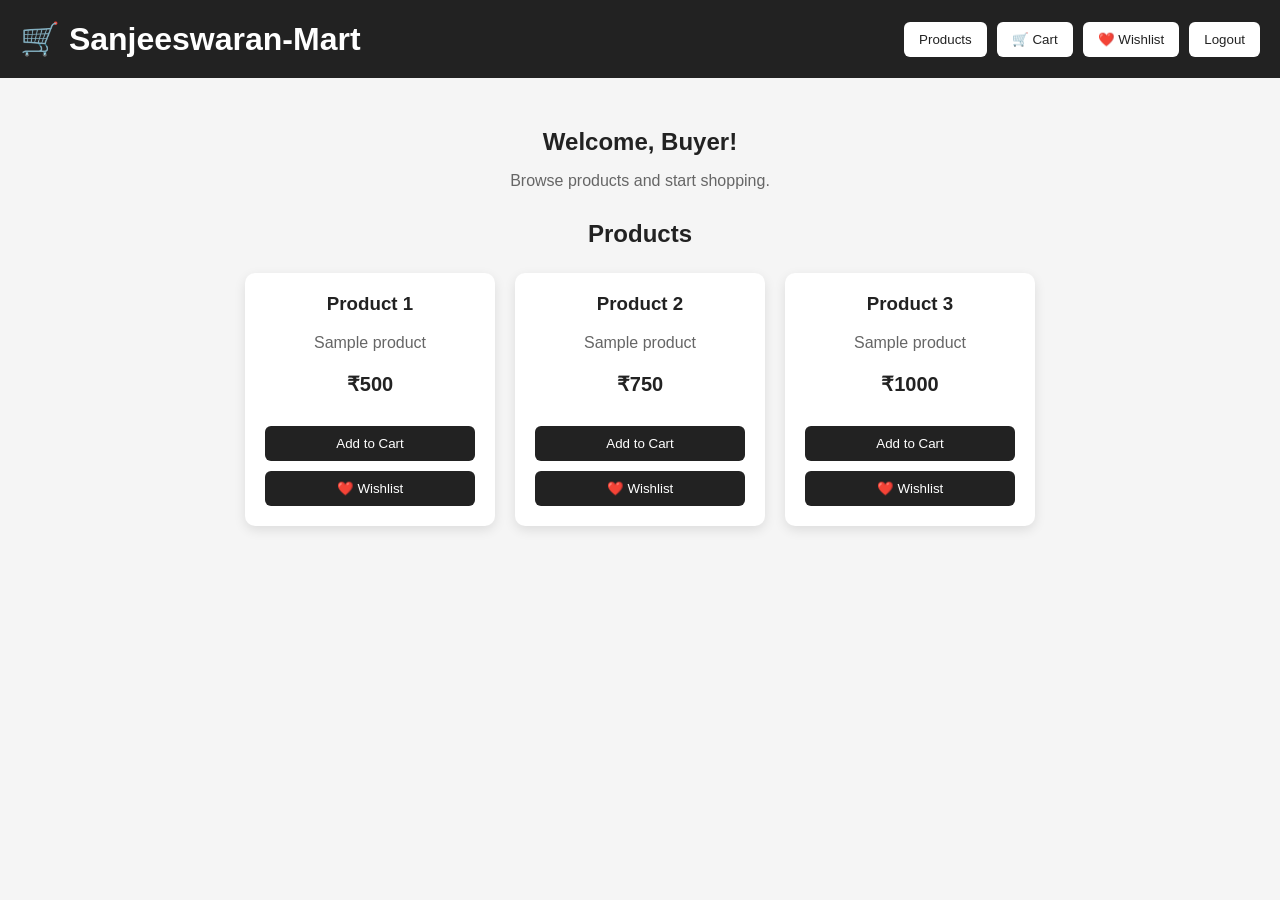
<file: buyer.html>
<!DOCTYPE html>
<html lang="en">
<head>
    <meta charset="UTF-8">
    <meta name="viewport" content="width=device-width, initial-scale=1.0">

    <title>Sanjeeswaran-Mart Buyer</title>

    <link rel="stylesheet" href="buyer.css">
</head>

<body>

    <header class="top-header">
        <h1>🛒 Sanjeeswaran-Mart</h1>

        <nav>
            <button onclick="showProducts()">Products</button>
            <button onclick="showCart()">🛒 Cart</button>
            <button onclick="showWishlist()">❤️ Wishlist</button>
            <button onclick="logout()">Logout</button>
        </nav>
    </header>

    <main>

        <section class="welcome-section">
            <h2>Welcome, Buyer!</h2>
            <p>Browse products and start shopping.</p>
        </section>

        <section id="productsSection">

            <h2>Products</h2>

            <div class="product-container">

                <div class="product-card">
                    <h3>Product 1</h3>
                    <p>Sample product</p>
                    <p class="price">₹500</p>

                    <button onclick="addToCart('Product 1', 500)">
                        Add to Cart
                    </button>

                    <button onclick="addToWishlist('Product 1')">
                        ❤️ Wishlist
                    </button>
                </div>

                <div class="product-card">
                    <h3>Product 2</h3>
                    <p>Sample product</p>
                    <p class="price">₹750</p>

                    <button onclick="addToCart('Product 2', 750)">
                        Add to Cart
                    </button>

                    <button onclick="addToWishlist('Product 2')">
                        ❤️ Wishlist
                    </button>
                </div>

                <div class="product-card">
                    <h3>Product 3</h3>
                    <p>Sample product</p>
                    <p class="price">₹1000</p>

                    <button onclick="addToCart('Product 3', 1000)">
                        Add to Cart
                    </button>

                    <button onclick="addToWishlist('Product 3')">
                        ❤️ Wishlist
                    </button>
                </div>

            </div>

        </section>

    </main>

    <script src="buyer.js"></script>

</body>
</html>
</file>
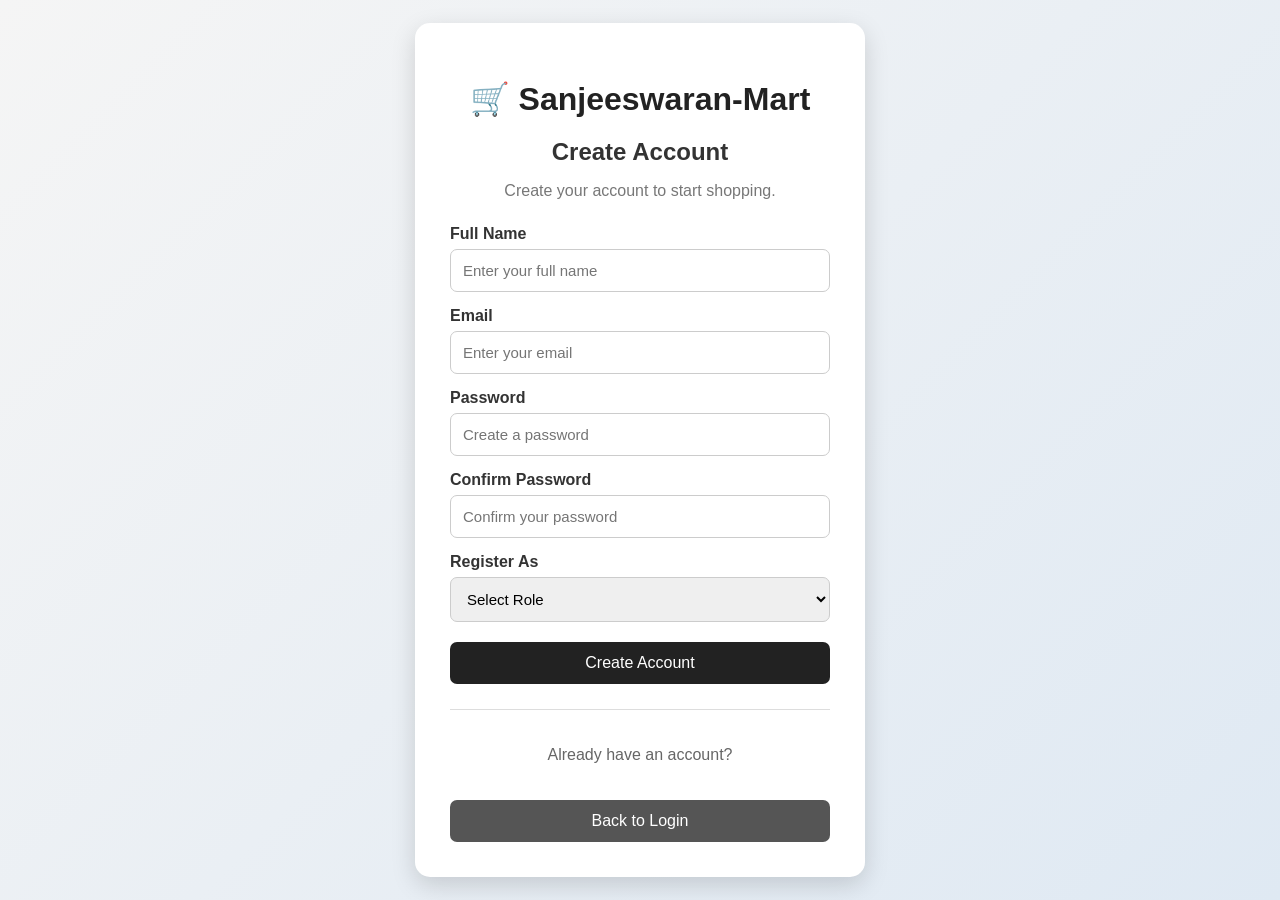
<file: register.html>
<!DOCTYPE html>
<html lang="en">
<head>
    <meta charset="UTF-8">
    <meta name="viewport" content="width=device-width, initial-scale=1.0">

    <title>Sanjeeswaran-Mart Register</title>

    <link rel="stylesheet" href="register.css">
</head>

<body>

    <div class="register-container">

        <div class="register-box">

            <h1>🛒 Sanjeeswaran-Mart</h1>

            <h2>Create Account</h2>

            <p class="welcome-text">
                Create your account to start shopping.
            </p>

            <form id="registerForm">

                <label for="name">Full Name</label>
                <input
                    type="text"
                    id="name"
                    placeholder="Enter your full name"
                    required
                >

                <label for="email">Email</label>
                <input
                    type="email"
                    id="email"
                    placeholder="Enter your email"
                    required
                >

                <label for="password">Password</label>
                <input
                    type="password"
                    id="password"
                    placeholder="Create a password"
                    required
                >

                <label for="confirmPassword">Confirm Password</label>
                <input
                    type="password"
                    id="confirmPassword"
                    placeholder="Confirm your password"
                    required
                >

                <label for="role">Register As</label>
                <select id="role" required>
                    <option value="">Select Role</option>
                    <option value="buyer">Buyer</option>
                    <option value="seller">Seller</option>
                </select>

                <button type="submit">
                    Create Account
                </button>

            </form>

            <p id="message"></p>

            <div class="login-section">
                <p>Already have an account?</p>

                <button
                    type="button"
                    onclick="goToLogin()"
                    class="login-button">
                    Back to Login
                </button>
            </div>

        </div>

    </div>

    <script src="register.js"></script>

</body>
</html>
</file>
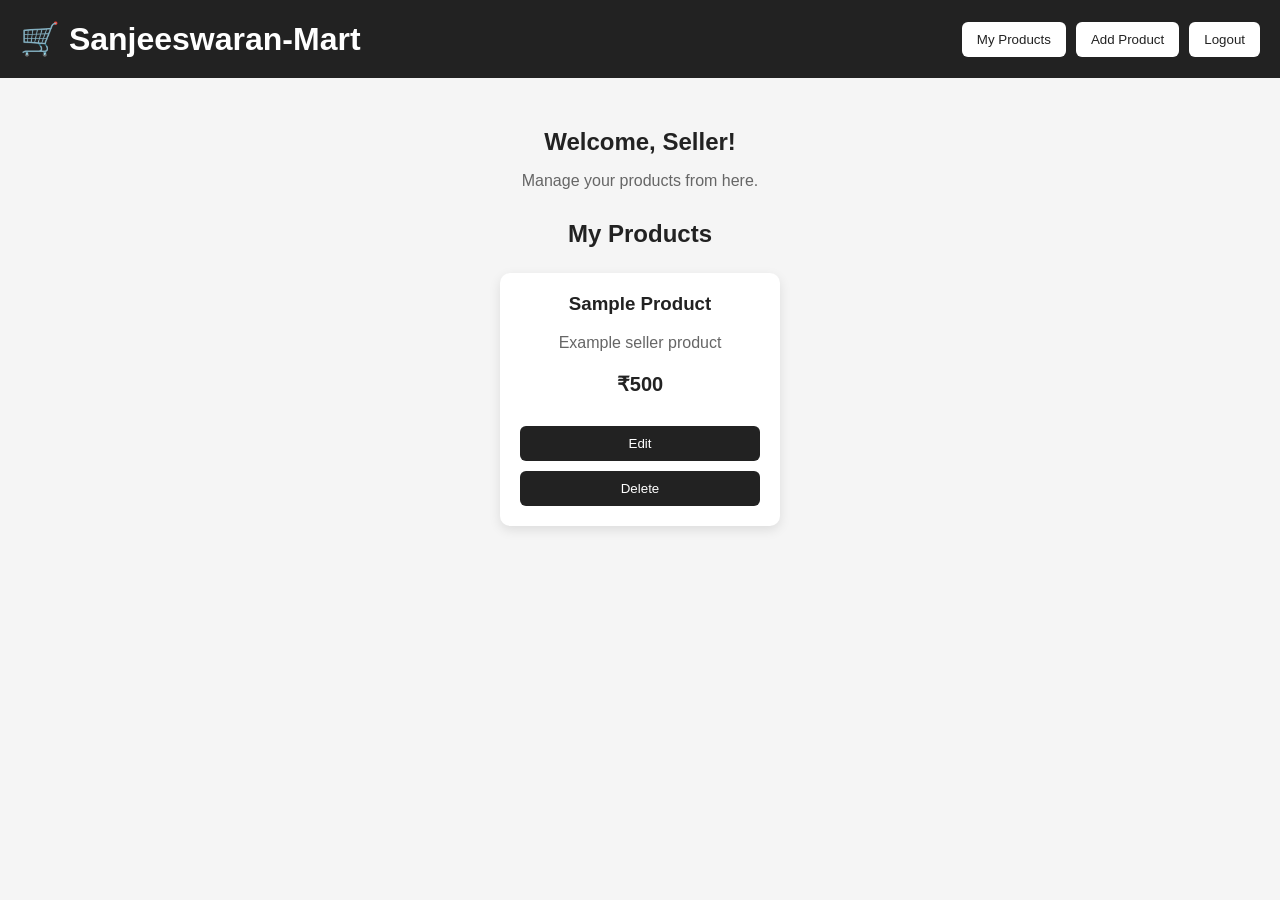
<file: seller.html>
<!DOCTYPE html>
<html lang="en">
<head>
    <meta charset="UTF-8">
    <meta name="viewport" content="width=device-width, initial-scale=1.0">

    <title>Sanjeeswaran-Mart Seller</title>

    <link rel="stylesheet" href="seller.css">
</head>

<body>

    <header class="top-header">

        <h1>🛒 Sanjeeswaran-Mart</h1>

        <nav>
            <button onclick="showProducts()">My Products</button>
            <button onclick="addProduct()">Add Product</button>
            <button onclick="logout()">Logout</button>
        </nav>

    </header>

    <main>

        <section class="welcome-section">

            <h2>Welcome, Seller!</h2>

            <p>Manage your products from here.</p>

        </section>

        <section id="productsSection">

            <h2>My Products</h2>

            <div class="product-container">

                <div class="product-card">

                    <h3>Sample Product</h3>

                    <p>Example seller product</p>

                    <p class="price">₹500</p>

                    <button onclick="editProduct()">
                        Edit
                    </button>

                    <button onclick="deleteProduct()">
                        Delete
                    </button>

                </div>

            </div>

        </section>

    </main>

    <script src="seller.js"></script>

</body>
</html>
</file>
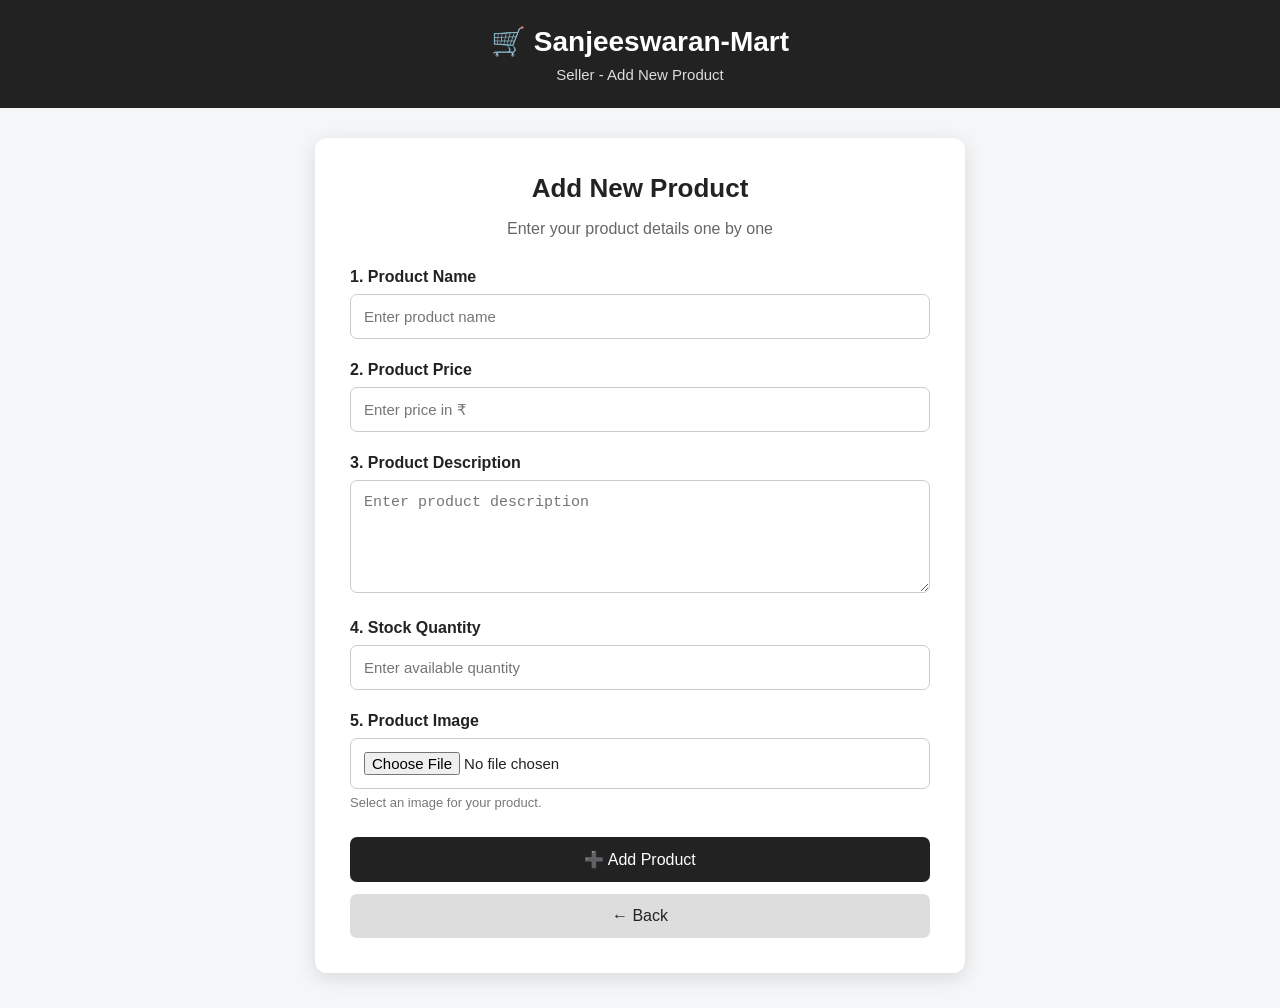
<file: src/main/resources/static/add-product.html>
<!DOCTYPE html>
<html lang="en">

<head>

    <meta charset="UTF-8">

    <meta
        name="viewport"
        content="width=device-width, initial-scale=1.0"
    >

    <title>Add Product - Sanjeeswaran-Mart</title>

    <link rel="stylesheet" href="add-product.css">

</head>


<body>


    <!-- Header -->

    <header class="top-header">

        <h1>🛒 Sanjeeswaran-Mart</h1>

        <p>Seller - Add New Product</p>

    </header>



    <!-- Main Content -->

    <main>

        <section class="add-product-container">


            <h2>Add New Product</h2>

            <p class="form-subtitle">
                Enter your product details one by one
            </p>



            <!-- Product Form -->

            <form id="productForm">


                <!-- 1. Product Name -->

                <div class="form-group">

                    <label for="productName">
                        1. Product Name
                    </label>

                    <input
                        type="text"
                        id="productName"
                        placeholder="Enter product name"
                        required
                    >

                </div>



                <!-- 2. Price -->

                <div class="form-group">

                    <label for="productPrice">
                        2. Product Price
                    </label>

                    <input
                        type="number"
                        id="productPrice"
                        placeholder="Enter price in ₹"
                        min="0"
                        step="0.01"
                        required
                    >

                </div>



                <!-- 3. Description -->

                <div class="form-group">

                    <label for="productDescription">
                        3. Product Description
                    </label>

                    <textarea
                        id="productDescription"
                        placeholder="Enter product description"
                        rows="5"
                        required
                    ></textarea>

                </div>



                <!-- 4. Stock -->

                <div class="form-group">

                    <label for="productStock">
                        4. Stock Quantity
                    </label>

                    <input
                        type="number"
                        id="productStock"
                        placeholder="Enter available quantity"
                        min="0"
                        required
                    >

                </div>



                <!-- 5. Image -->

                <div class="form-group">

                    <label for="productImage">
                        5. Product Image
                    </label>

                    <input
                        type="file"
                        id="productImage"
                        accept="image/*"
                        required
                    >

                    <small>
                        Select an image for your product.
                    </small>

                </div>



                <!-- Message -->

                <p id="productMessage"></p>



                <!-- Add Product Button -->

                <button
                    type="submit"
                    class="add-button"
                >
                    ➕ Add Product
                </button>



                <!-- Back Button -->

                <button
                    type="button"
                    class="back-button"
                    onclick="goBack()"
                >
                    ← Back
                </button>


            </form>

        </section>

    </main>



    <script src="add-product.js"></script>

</body>

</html>
</file>
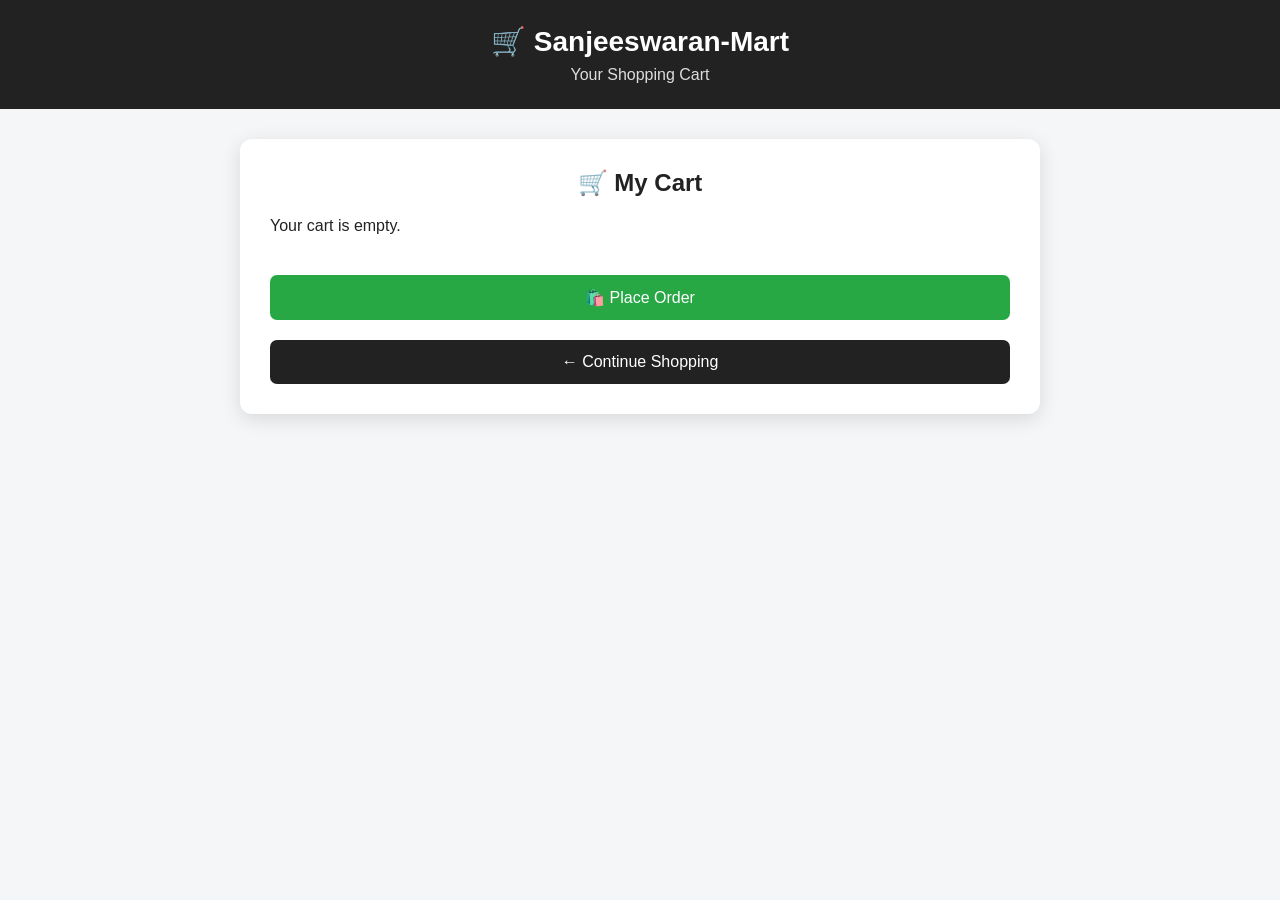
<file: src/main/resources/static/cart.html>
<!DOCTYPE html>
<html lang="en">

<head>

    <meta charset="UTF-8">

    <meta
        name="viewport"
        content="width=device-width, initial-scale=1.0"
    >

    <title>Cart - Sanjeeswaran-Mart</title>

    <link rel="stylesheet" href="cart.css">

</head>

<body>

    <header class="top-header">

        <h1>🛒 Sanjeeswaran-Mart</h1>

        <p>Your Shopping Cart</p>

    </header>


    <main>

        <section class="cart-container">

            <h2>🛒 My Cart</h2>

            <div id="cartItems"></div>

            <div id="cartTotal"></div>
            <button
                class="place-order-button"
                onclick="placeOrder()"
            >
                🛍️ Place Order
            </button>

            <button
                class="shop-button"
                onclick="continueShopping()"
            >
                ← Continue Shopping
            </button>

        </section>

    </main>


    <script src="cart.js"></script>

</body>

</html>
</file>
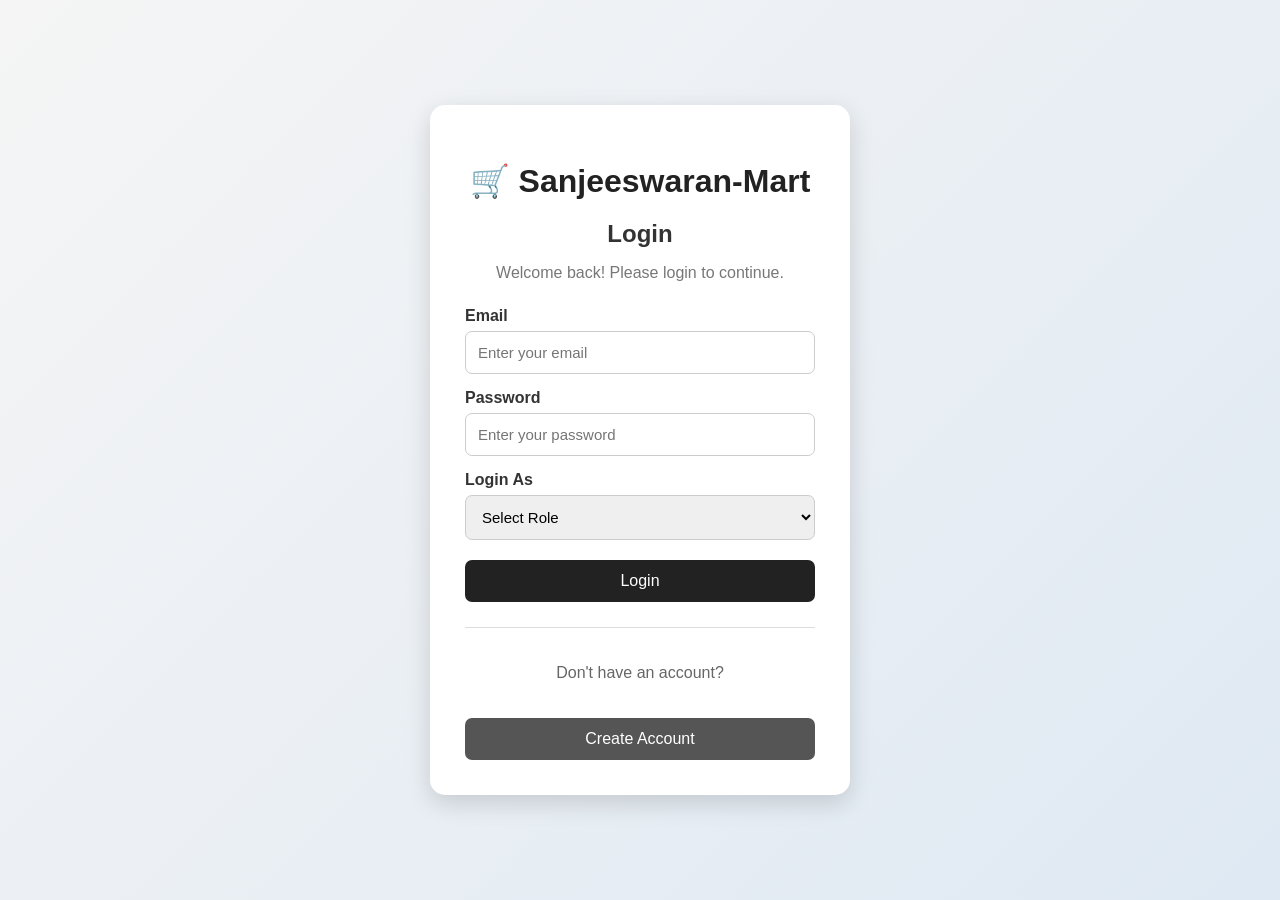
<file: src/main/resources/static/login.html>
<!DOCTYPE html>
<html lang="en">
<head>
    <meta charset="UTF-8">
    <meta name="viewport" content="width=device-width, initial-scale=1.0">

    <title>Sanjeeswaran-Mart Login</title>

    <link rel="stylesheet" href="login.css">
</head>

<body>

    <div class="login-container">

        <div class="login-box">

            <h1>🛒 Sanjeeswaran-Mart</h1>

            <h2>Login</h2>

            <p class="welcome-text">
                Welcome back! Please login to continue.
            </p>

            <form id="loginForm">

                <label for="email">Email</label>
                <input
                    type="email"
                    id="email"
                    placeholder="Enter your email"
                    required
                >

                <label for="password">Password</label>
                <input
                    type="password"
                    id="password"
                    placeholder="Enter your password"
                    required
                >

                <label for="role">Login As</label>
                <select id="role" required>
                    <option value="">Select Role</option>
                    <option value="buyer">Buyer</option>
                    <option value="seller">Seller</option>
                </select>

                <button type="submit">
                    Login
                </button>

            </form>

            <p id="message"></p>

            <div class="register-section">
                <p>Don't have an account?</p>

                <button
                    type="button"
                    onclick="registerUser()"
                    class="register-button">
                    Create Account
                </button>
            </div>

        </div>

    </div>

    <script src="login.js?v=2"></script>

</body>
</html>
</file>
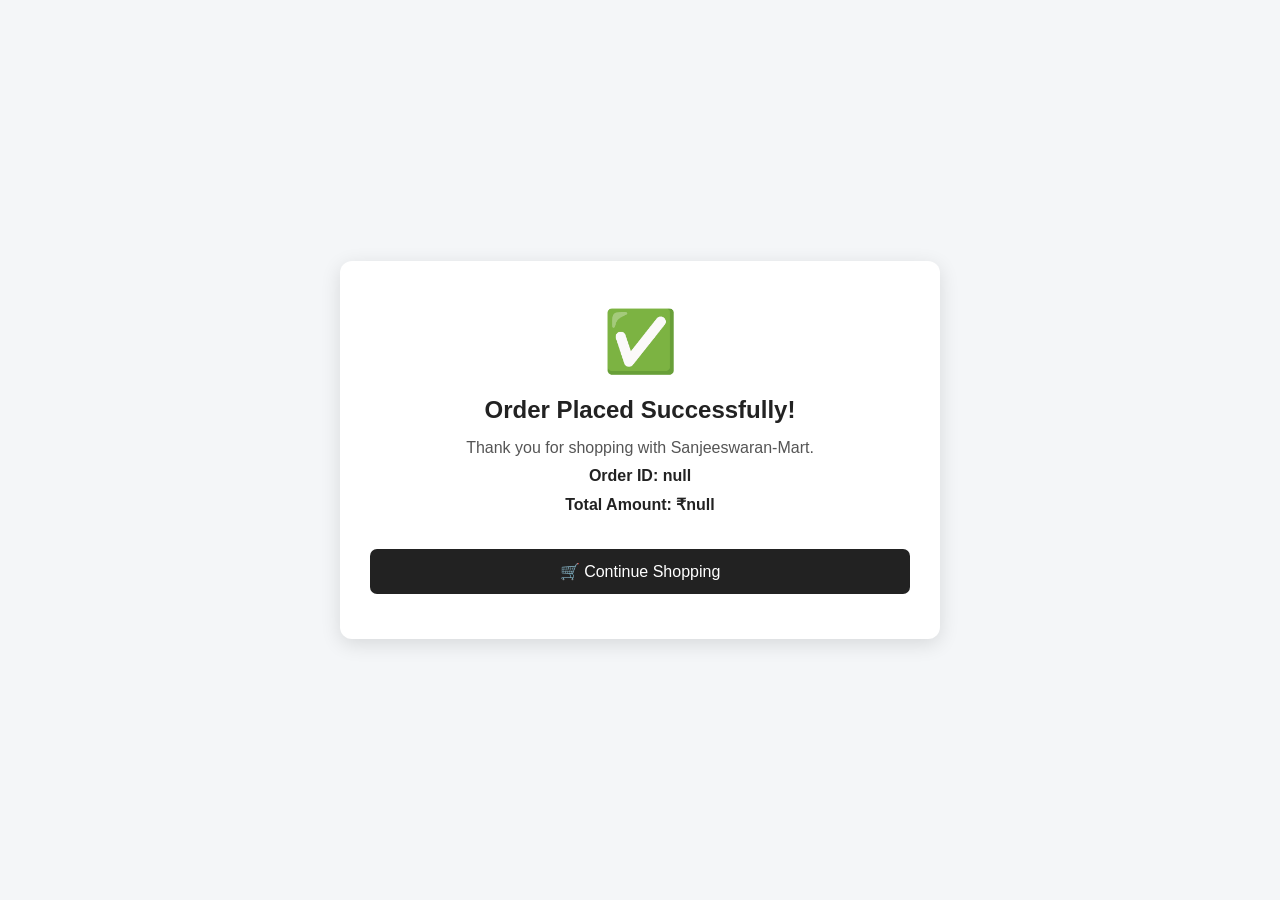
<file: src/main/resources/static/order-success.html>
<!DOCTYPE html>
<html lang="en">

<head>

    <meta charset="UTF-8">

    <meta
        name="viewport"
        content="width=device-width, initial-scale=1.0"
    >

    <title>Order Placed - Sanjeeswaran-Mart</title>

    <link
        rel="stylesheet"
        href="order-success.css"
    >

</head>

<body>

    <main>

        <section class="success-container">

            <div class="success-icon">
                ✅
            </div>

            <h1>
                Order Placed Successfully!
            </h1>

            <p>
                Thank you for shopping with
                Sanjeeswaran-Mart.
            </p>

            <p id="orderId"></p>

            <p id="orderTotal"></p>

            <button
                onclick="continueShopping()"
            >
                🛒 Continue Shopping
            </button>

        </section>

    </main>


    <script src="order-success.js"></script>

</body>

</html>
</file>
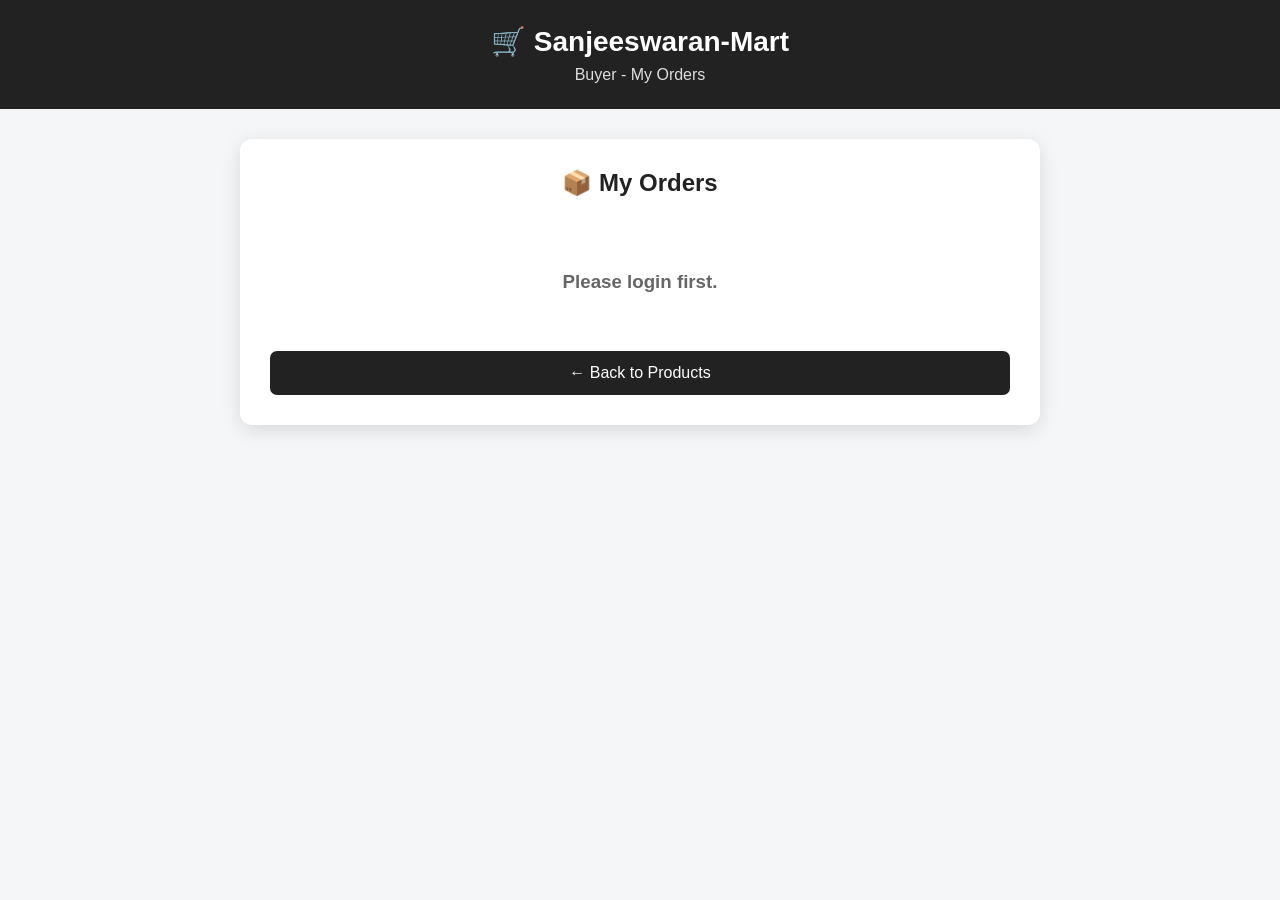
<file: src/main/resources/static/orders.html>
<!DOCTYPE html>
<html lang="en">

<head>

    <meta charset="UTF-8">

    <meta
        name="viewport"
        content="width=device-width, initial-scale=1.0"
    >

    <title>My Orders - Sanjeeswaran-Mart</title>

    <link
        rel="stylesheet"
        href="orders.css"
    >

</head>

<body>

    <header class="top-header">

        <h1>🛒 Sanjeeswaran-Mart</h1>

        <p>Buyer - My Orders</p>

    </header>


    <main>

        <section class="orders-container">

            <h2>📦 My Orders</h2>

            <div id="ordersList">

                <!-- Orders will load here -->

            </div>


            <button
                class="back-button"
                onclick="goBack()"
            >
                ← Back to Products
            </button>

        </section>

    </main>


    <script src="orders.js"></script>

</body>

</html>
</file>
<file: buyer.css>
* {
    box-sizing: border-box;
}

body {
    margin: 0;
    font-family: Arial, sans-serif;
    background: #f5f5f5;
    color: #222;
}

.top-header {
    background: #222;
    color: white;
    padding: 20px;
    display: flex;
    justify-content: space-between;
    align-items: center;
    flex-wrap: wrap;
}

.top-header h1 {
    margin: 0;
}

nav {
    display: flex;
    gap: 10px;
    flex-wrap: wrap;
}

nav button {
    padding: 10px 15px;
    border: none;
    border-radius: 6px;
    background: white;
    color: #222;
    cursor: pointer;
}

nav button:hover {
    background: #ddd;
}

main {
    padding: 30px;
}

.welcome-section {
    text-align: center;
    margin-bottom: 30px;
}

.welcome-section h2 {
    margin-bottom: 5px;
}

.welcome-section p {
    color: #666;
}

#productsSection h2 {
    text-align: center;
    margin-bottom: 25px;
}

.product-container {
    display: flex;
    justify-content: center;
    gap: 20px;
    flex-wrap: wrap;
}

.product-card {
    width: 250px;
    background: white;
    padding: 20px;
    border-radius: 10px;
    box-shadow: 0 4px 12px rgba(0, 0, 0, 0.1);
    text-align: center;
}

.product-card h3 {
    margin-top: 0;
}

.product-card p {
    color: #666;
}

.product-card .price {
    font-size: 20px;
    font-weight: bold;
    color: #222;
}

.product-card button {
    width: 100%;
    padding: 10px;
    margin-top: 10px;
    border: none;
    border-radius: 6px;
    background: #222;
    color: white;
    cursor: pointer;
}

.product-card button:hover {
    background: #444;
}
</file>
<file: register.css>
* {
    box-sizing: border-box;
}

body {
    margin: 0;
    font-family: Arial, sans-serif;
    background: linear-gradient(135deg, #f5f5f5, #dfe9f3);
    min-height: 100vh;
}

.register-container {
    min-height: 100vh;
    display: flex;
    justify-content: center;
    align-items: center;
    padding: 20px;
}

.register-box {
    width: 100%;
    max-width: 450px;
    background: white;
    padding: 35px;
    border-radius: 15px;
    box-shadow: 0 8px 25px rgba(0, 0, 0, 0.15);
}

.register-box h1 {
    text-align: center;
    margin-bottom: 10px;
    color: #222;
}

.register-box h2 {
    text-align: center;
    margin-bottom: 5px;
    color: #333;
}

.welcome-text {
    text-align: center;
    color: #777;
    margin-bottom: 25px;
}

label {
    display: block;
    margin-top: 15px;
    margin-bottom: 6px;
    font-weight: bold;
    color: #333;
}

input,
select {
    width: 100%;
    padding: 12px;
    border: 1px solid #ccc;
    border-radius: 7px;
    font-size: 15px;
}

input:focus,
select:focus {
    outline: none;
    border-color: #333;
}

.register-box button {
    width: 100%;
    padding: 12px;
    margin-top: 20px;
    border: none;
    border-radius: 7px;
    background: #222;
    color: white;
    font-size: 16px;
    cursor: pointer;
}

.register-box button:hover {
    background: #444;
}

#message {
    text-align: center;
    margin-top: 15px;
    font-weight: bold;
}

.login-section {
    text-align: center;
    margin-top: 25px;
    border-top: 1px solid #ddd;
    padding-top: 20px;
}

.login-section p {
    color: #666;
}

.login-button {
    background: #555 !important;
}

.login-button:hover {
    background: #333 !important;
}
</file>
<file: seller.css>
* {
    box-sizing: border-box;
}

body {
    margin: 0;
    font-family: Arial, sans-serif;
    background: #f5f5f5;
    color: #222;
}

.top-header {
    background: #222;
    color: white;
    padding: 20px;
    display: flex;
    justify-content: space-between;
    align-items: center;
    flex-wrap: wrap;
}

.top-header h1 {
    margin: 0;
}

nav {
    display: flex;
    gap: 10px;
    flex-wrap: wrap;
}

nav button {
    padding: 10px 15px;
    border: none;
    border-radius: 6px;
    background: white;
    color: #222;
    cursor: pointer;
}

nav button:hover {
    background: #ddd;
}

main {
    padding: 30px;
}

.welcome-section {
    text-align: center;
    margin-bottom: 30px;
}

.welcome-section h2 {
    margin-bottom: 5px;
}

.welcome-section p {
    color: #666;
}

#productsSection h2 {
    text-align: center;
    margin-bottom: 25px;
}

.product-container {
    display: flex;
    justify-content: center;
    gap: 20px;
    flex-wrap: wrap;
}

.product-card {
    width: 280px;
    background: white;
    padding: 20px;
    border-radius: 10px;
    box-shadow: 0 4px 12px rgba(0, 0, 0, 0.1);
    text-align: center;
}

.product-card h3 {
    margin-top: 0;
}

.product-card p {
    color: #666;
}

.product-card .price {
    font-size: 20px;
    font-weight: bold;
    color: #222;
}

.product-card button {
    width: 100%;
    padding: 10px;
    margin-top: 10px;
    border: none;
    border-radius: 6px;
    background: #222;
    color: white;
    cursor: pointer;
}

.product-card button:hover {
    background: #444;
}
</file>
<file: src/main/resources/static/add-product.css>
* {
    box-sizing: border-box;
}


body {
    margin: 0;

    font-family: Arial, sans-serif;

    background: #f4f6f8;

    color: #222;
}



/* Header */

.top-header {
    background: #222;

    color: white;

    text-align: center;

    padding: 25px 20px;
}


.top-header h1 {
    margin: 0 0 8px 0;

    font-size: 28px;
}


.top-header p {
    margin: 0;

    font-size: 15px;

    color: #ddd;
}



/* Main */

main {
    padding: 30px 15px;
}



/* Form Container */

.add-product-container {
    width: 100%;

    max-width: 650px;

    margin: 0 auto;

    background: white;

    padding: 35px;

    border-radius: 12px;

    box-shadow: 0 5px 20px rgba(0, 0, 0, 0.12);
}


.add-product-container h2 {
    text-align: center;

    margin-top: 0;

    margin-bottom: 8px;

    font-size: 26px;
}


.form-subtitle {
    text-align: center;

    color: #666;

    margin-bottom: 30px;
}



/* Form Group */

.form-group {
    margin-bottom: 22px;
}


.form-group label {
    display: block;

    font-weight: bold;

    margin-bottom: 8px;

    font-size: 16px;
}


.form-group input,
.form-group textarea {
    width: 100%;

    padding: 13px;

    border: 1px solid #ccc;

    border-radius: 7px;

    font-size: 15px;

    outline: none;
}


.form-group input:focus,
.form-group textarea:focus {
    border-color: #222;
}


.form-group textarea {
    resize: vertical;
}



/* Small text */

.form-group small {
    display: block;

    margin-top: 6px;

    color: #777;

    font-size: 13px;
}



/* Message */

#productMessage {
    text-align: center;

    font-weight: bold;

    margin: 15px 0;
}



/* Buttons */

button {
    width: 100%;

    padding: 13px;

    border: none;

    border-radius: 7px;

    font-size: 16px;

    cursor: pointer;
}


.add-button {
    background: #222;

    color: white;

    margin-top: 5px;
}


.add-button:hover {
    background: #444;
}


.back-button {
    background: #ddd;

    color: #222;

    margin-top: 12px;
}


.back-button:hover {
    background: #ccc;
}



/* Mobile */

@media (max-width: 600px) {

    .add-product-container {
        padding: 25px 20px;
    }


    .top-header h1 {
        font-size: 23px;
    }

}
</file>
<file: src/main/resources/static/cart.css>
* {
    box-sizing: border-box;
}

body {
    margin: 0;
    font-family: Arial, sans-serif;
    background: #f4f6f8;
    color: #222;
}

.top-header {
    background: #222;
    color: white;
    text-align: center;
    padding: 25px 20px;
}

.top-header h1 {
    margin: 0 0 8px 0;
    font-size: 28px;
}

.top-header p {
    margin: 0;
    color: #ddd;
}

main {
    padding: 30px 15px;
}

.cart-container {
    width: 100%;
    max-width: 800px;
    margin: 0 auto;
    background: white;
    padding: 30px;
    border-radius: 12px;
    box-shadow: 0 5px 20px rgba(0, 0, 0, 0.12);
}

.cart-container h2 {
    text-align: center;
    margin-top: 0;
}

.cart-item {
    border: 1px solid #ddd;
    border-radius: 8px;
    padding: 18px;
    margin-bottom: 15px;
}

.cart-item h3 {
    margin-top: 0;
}

.cart-item p {
    margin: 8px 0;
}

.quantity-controls {
    display: flex;
    align-items: center;
    gap: 10px;
    margin-top: 12px;
}

.quantity-controls button {
    width: 35px;
    padding: 7px;
    border: none;
    border-radius: 5px;
    background: #222;
    color: white;
    cursor: pointer;
}

.remove-button {
    margin-top: 12px;
    padding: 9px 15px;
    border: none;
    border-radius: 5px;
    background: #d9534f;
    color: white;
    cursor: pointer;
}

#cartTotal {
    text-align: right;
    font-size: 20px;
    font-weight: bold;
    margin-top: 25px;
}

.shop-button {
    width: 100%;
    padding: 13px;
    margin-top: 20px;
    border: none;
    border-radius: 7px;
    background: #222;
    color: white;
    font-size: 16px;
    cursor: pointer;
}

.shop-button:hover {
    background: #444;
}

.place-order-button {
    width: 100%;
    padding: 13px;
    margin-top: 15px;
    border: none;
    border-radius: 7px;
    background: #28a745;
    color: white;
    font-size: 16px;
    cursor: pointer;
}

.place-order-button:hover {
    background: #218838;
}
</file>
<file: src/main/resources/static/login.css>
* {
    box-sizing: border-box;
}

body {
    margin: 0;
    font-family: Arial, sans-serif;
    background: linear-gradient(135deg, #f5f5f5, #dfe9f3);
    min-height: 100vh;
}

.login-container {
    min-height: 100vh;
    display: flex;
    justify-content: center;
    align-items: center;
    padding: 20px;
}

.login-box {
    width: 100%;
    max-width: 420px;
    background: white;
    padding: 35px;
    border-radius: 15px;
    box-shadow: 0 8px 25px rgba(0, 0, 0, 0.15);
}

.login-box h1 {
    text-align: center;
    margin-bottom: 10px;
    color: #222;
}

.login-box h2 {
    text-align: center;
    margin-bottom: 5px;
    color: #333;
}

.welcome-text {
    text-align: center;
    color: #777;
    margin-bottom: 25px;
}

label {
    display: block;
    margin-top: 15px;
    margin-bottom: 6px;
    font-weight: bold;
    color: #333;
}

input,
select {
    width: 100%;
    padding: 12px;
    border: 1px solid #ccc;
    border-radius: 7px;
    font-size: 15px;
}

input:focus,
select:focus {
    outline: none;
    border-color: #333;
}

.login-box button {
    width: 100%;
    padding: 12px;
    margin-top: 20px;
    border: none;
    border-radius: 7px;
    background: #222;
    color: white;
    font-size: 16px;
    cursor: pointer;
}

.login-box button:hover {
    background: #444;
}

#message {
    text-align: center;
    margin-top: 15px;
    font-weight: bold;
}

.register-section {
    text-align: center;
    margin-top: 25px;
    border-top: 1px solid #ddd;
    padding-top: 20px;
}

.register-section p {
    color: #666;
}

.register-button {
    background: #555 !important;
}

.register-button:hover {
    background: #333 !important;
}
</file>
<file: src/main/resources/static/order-success.css>
* {
    box-sizing: border-box;
}

body {
    margin: 0;
    font-family: Arial, sans-serif;
    background: #f4f6f8;
    color: #222;
}

main {
    min-height: 100vh;
    display: flex;
    justify-content: center;
    align-items: center;
    padding: 20px;
}

.success-container {
    width: 100%;
    max-width: 600px;
    background: white;
    text-align: center;
    padding: 45px 30px;
    border-radius: 12px;
    box-shadow: 0 5px 20px rgba(0, 0, 0, 0.12);
}

.success-icon {
    font-size: 60px;
    margin-bottom: 15px;
}

.success-container h1 {
    margin-bottom: 15px;
}

.success-container p {
    color: #555;
    margin: 10px 0;
}

#orderId,
#orderTotal {
    font-weight: bold;
    color: #222;
}

.success-container button {
    width: 100%;
    padding: 13px;
    margin-top: 25px;
    border: none;
    border-radius: 7px;
    background: #222;
    color: white;
    font-size: 16px;
    cursor: pointer;
}

.success-container button:hover {
    background: #444;
}
</file>
<file: src/main/resources/static/orders.css>
* {
    box-sizing: border-box;
}


body {
    margin: 0;
    font-family: Arial, sans-serif;
    background: #f4f6f8;
    color: #222;
}


.top-header {
    background: #222;
    color: white;
    text-align: center;
    padding: 25px 20px;
}


.top-header h1 {
    margin: 0 0 8px 0;
    font-size: 28px;
}


.top-header p {
    margin: 0;
    color: #ddd;
}


main {
    padding: 30px 15px;
}


.orders-container {
    width: 100%;
    max-width: 800px;
    margin: 0 auto;
    background: white;
    padding: 30px;
    border-radius: 12px;
    box-shadow: 0 5px 20px rgba(0, 0, 0, 0.12);
}


.orders-container h2 {
    text-align: center;
    margin-top: 0;
    margin-bottom: 25px;
}


.order-card {
    border: 1px solid #ddd;
    border-radius: 10px;
    padding: 20px;
    margin-bottom: 20px;
}


.order-card h3 {
    margin-top: 0;
}


.order-card p {
    margin: 8px 0;
}


.order-items {
    margin-top: 15px;
    padding: 15px;
    background: #f7f7f7;
    border-radius: 8px;
}


.order-item {
    border-bottom: 1px solid #ddd;
    padding: 10px 0;
}


.order-item:last-child {
    border-bottom: none;
}


.order-total {
    font-size: 18px;
    font-weight: bold;
    margin-top: 15px;
}


.empty-orders {
    text-align: center;
    color: #666;
    padding: 30px 10px;
}


.back-button {
    width: 100%;
    padding: 13px;
    margin-top: 10px;
    border: none;
    border-radius: 7px;
    background: #222;
    color: white;
    font-size: 16px;
    cursor: pointer;
}


.back-button:hover {
    background: #444;
}


@media (max-width: 600px) {

    .orders-container {
        padding: 25px 20px;
    }


    .top-header h1 {
        font-size: 23px;
    }

}
</file>
